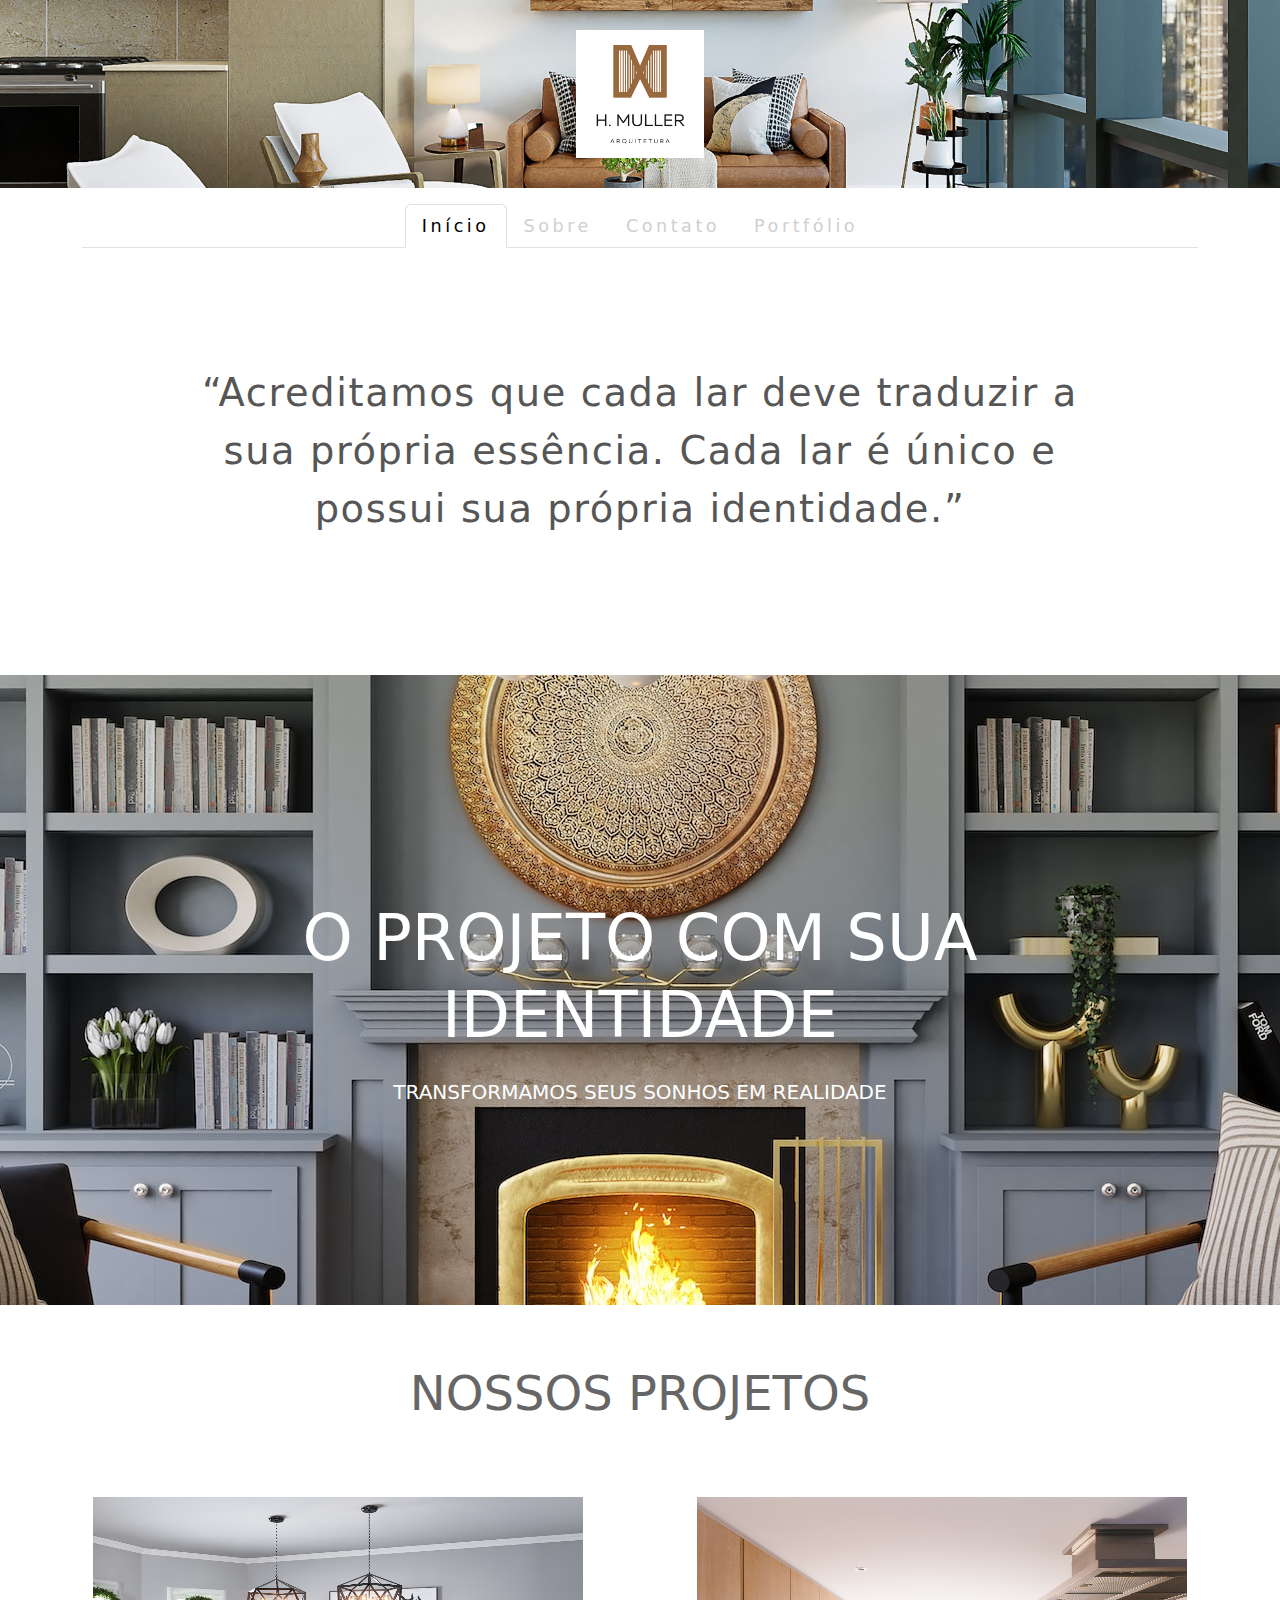
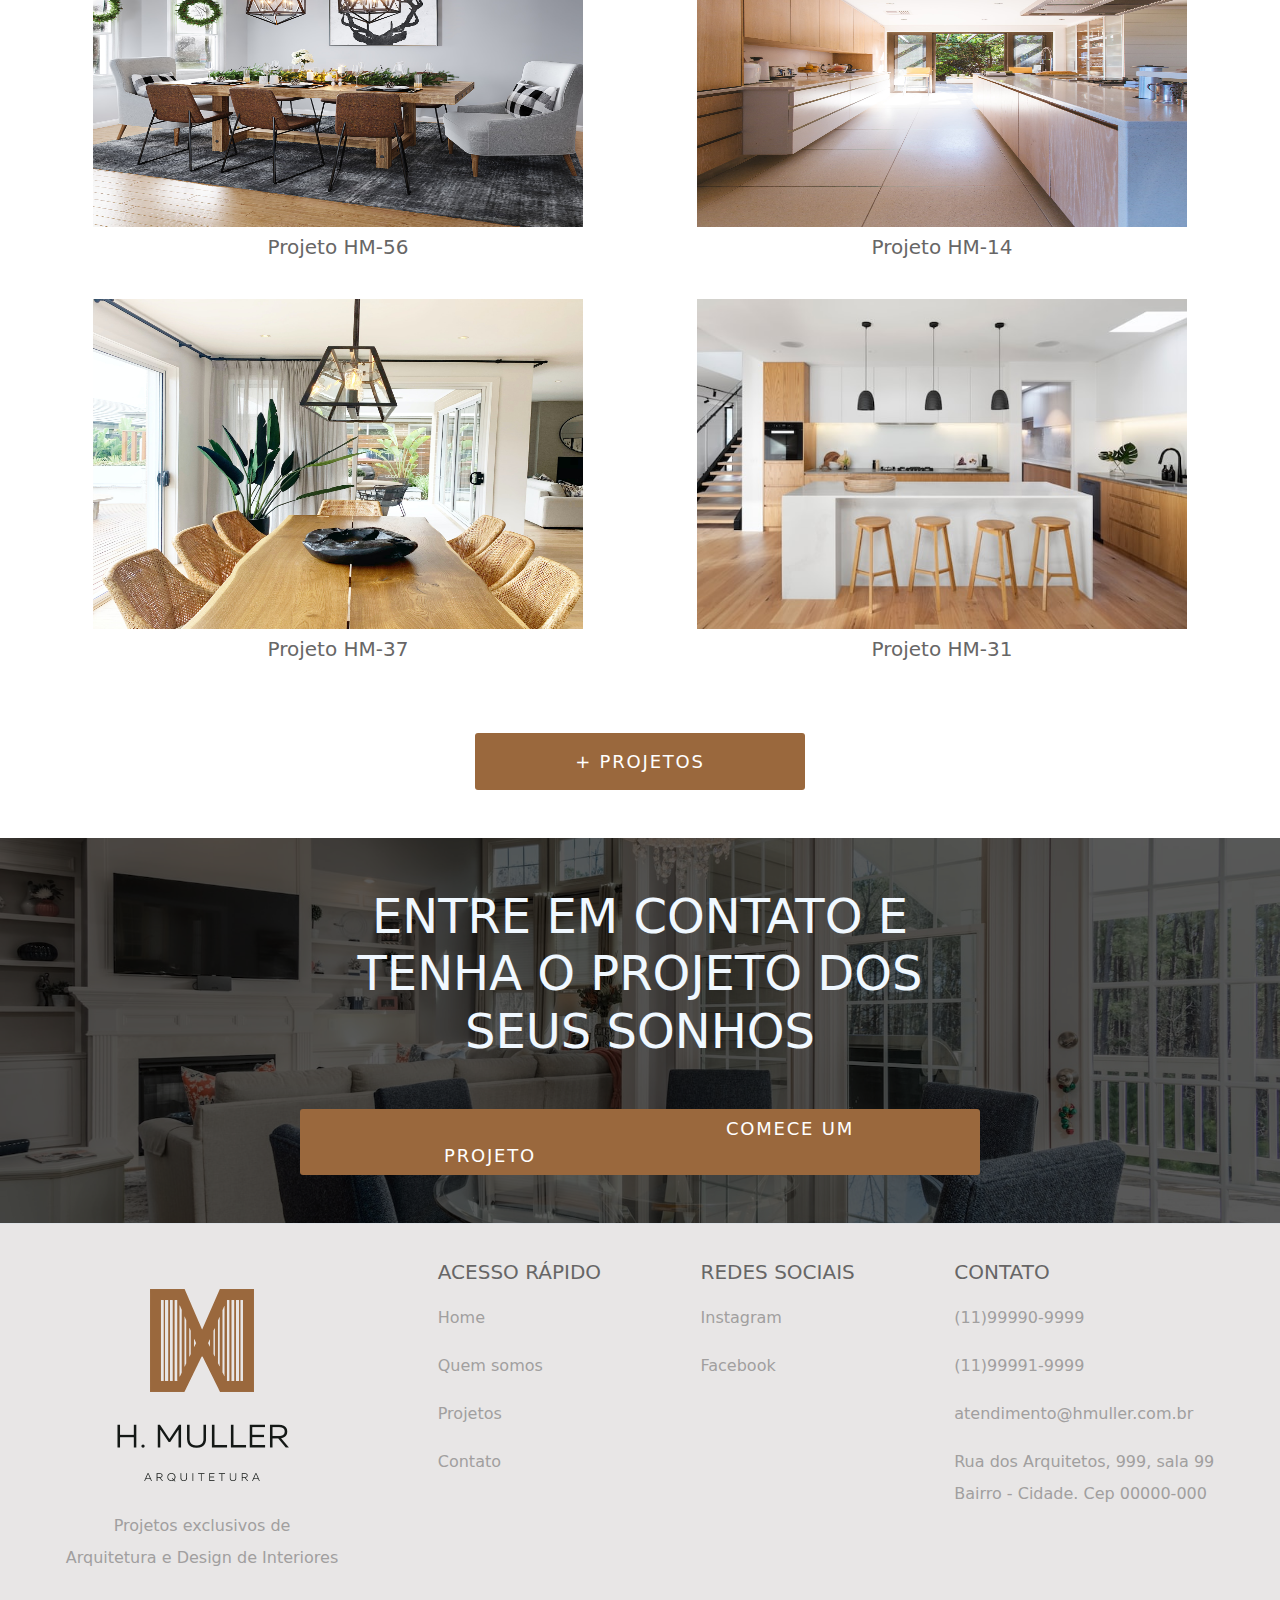
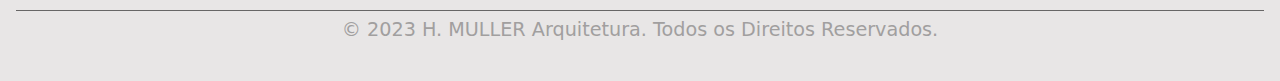
<file: index.html>
<!DOCTYPE html>
<html lang="pt-BR">
  <head>
    <meta charset="UTF-8" />
    <meta http-equiv="X-UA-Compatible" content="IE=edge" />
    <meta name="viewport" content="width=device-width, initial-scale=1.0" />
    <title>H. Muller - Arquitetura</title>
    <link
      rel="stylesheet"
      href="https://cdn.jsdelivr.net/npm/bootstrap@5.3.0-alpha1/dist/css/bootstrap.min.css"
    />
    <link rel="stylesheet" href="./assets/css/main.css" />
  </head>
  <body>
    <div class="my-bg-photo text-center p-0 m-0">
      <img src="/assets/images/logo.png" alt="logo" />
    </div>

    <div class="container my-custom-container pt-3">
      <nav class="mb-3">
        <ul class="nav nav-tabs justify-content-center">
          <li class="nav-item">
            <a class="nav-link active" href="index.html">Início</a>
          </li>
          <li class="nav-item">
            <a class="nav-link" href="about.html">Sobre</a>
          </li>
          <li class="nav-item">
            <a class="nav-link" href="contact.html">Contato</a>
          </li>
          <li class="nav-item">
            <a class="nav-link" href="portfolio.html">Portfólio</a>
          </li>
        </ul>
      </nav>
    </div>
    <div class="container text-center quote">
      <h4 class="display-5">
        “Acreditamos que cada lar deve traduzir a sua própria essência. Cada lar
        é único e possui sua própria identidade.”
      </h4>
    </div>
    <div class="home-img text-center p-0 m-0">
      <h2 class="display-3">O projeto com sua identidade</h2>
      <p>transformamos seus sonhos em realidade</p>
    </div>

    <div class="meet-projects text-center p-0 m-0">
      <h2 class="display-5">Nossos projetos</h2>
    </div>

    <div class="row text-center p-5">
      <div class="port-img col-lg-6 col-md-6 col-sm-1 g-0 p-3">
        <a href="/assets/images/hm-56.jpg"
          ><img src="/assets/images/hm-56.jpg" alt="Foto Sala de Jantar" />
          <h5 class="pt-2">Projeto HM-56</h5>
        </a>
      </div>

      <div class="port-img col-lg-6 col-md-6 col-sm-1 g-0 p-3">
        <a href="/assets/images/hm-14.jpg"
          ><img src="/assets/images/hm-14.jpg" alt="Foto Cozinha" />
          <h5 class="pt-2">Projeto HM-14</h5></a
        >
      </div>

      <div class="port-img col-lg-6 col-md-6 col-sm-1 g-0 p-3">
        <a href="/assets/images/hm-37.jpg"
          ><img src="/assets/images/hm-37.jpg" alt="Foto Sala de Jantar" />
          <h5 class="pt-2">Projeto HM-37</h5></a
        >
      </div>

      <div class="port-img col-lg-6 col-md-6 col-sm-1 g-0 p-3">
        <a href="/assets/images/hm-31.jpg"
          ><img src="/assets/images/hm-31.jpg" alt="Foto Cozinha" />
          <h5 class="pt-2">Projeto HM-31</h5></a
        >
      </div>
    </div>
    <div
      class="button-prod fs-5 text-center align-center justify-content-centerpt-5 pb-5 m-0"
    >
      <button class="text-uppercase" type="button">
        <a href="../portfolio.html">+ Projetos</a>
      </button>
    </div>

    <div class="my-bg-photo-2 m-0 g-0 m-0">
      <h5
        class="display-5 d-flex text-center align-center justify-content-center m-0 pb-0"
      >
        ENTRE EM CONTATO E TENHA O PROJETO DOS SEUS SONHOS
      </h5>
      <div
        class="cta fs-5 text-center align-center justify-content-center pt-5 pb-5 m-0"
      >
        <button class="text-uppercase" type="button">
          <a href="../contact.html" class="m-0">COMECE UM PROJETO</a>
        </button>
      </div>
    </div>
    <footer class="border-top p-3 text-white">
      <div class="footer-copy d-flex justify-content-around">
        <div class="footer-single text-center">
          <img src="/assets/images/logo-removebg.png" alt="logo" />
          <p>
            Projetos exclusivos de <br />
            Arquitetura e Design de Interiores
          </p>
        </div>

        <div class="footer-single d-flex flex-column">
          <h5 class="text-uppercase">ACESSO RÁPIDO</h5>
          <p><a href="index.html">Home</a></p>
          <p><a href="about.html">Quem somos</a></p>
          <p><a href="portfolio.html">Projetos</a></p>
          <p><a href="contact.html">Contato</a></p>
        </div>

        <div class="footer-single d-flex flex-column">
          <h5 class="text-uppercase">REDES SOCIAIS</h5>
          <p><a href="#">Instagram</a></p>
          <p><a href="#">Facebook</a></p>
        </div>

        <div class="footer-single d-flex flex-column">
          <h5 class="text-uppercase">CONTATO</h5>
          <p><a href="#">(11)99990-9999</a></p>
          <p><a href="#">(11)99991-9999</a></p>
          <p>
            <a href="mailto:atendimento@hmuller.com.br"
              >atendimento@hmuller.com.br</a
            >
          </p>
          <p>
            <a href="#"
              >Rua dos Arquitetos, 999, sala 99 <br />
              Bairro - Cidade. Cep 00000-000</a
            >
          </p>
        </div>
      </div>
      <div class="footer-rights text-center">
        <p>&copy 2023 H. MULLER Arquitetura. Todos os Direitos Reservados.</p>
      </div>
    </footer>
  </body>
</html>
</file>
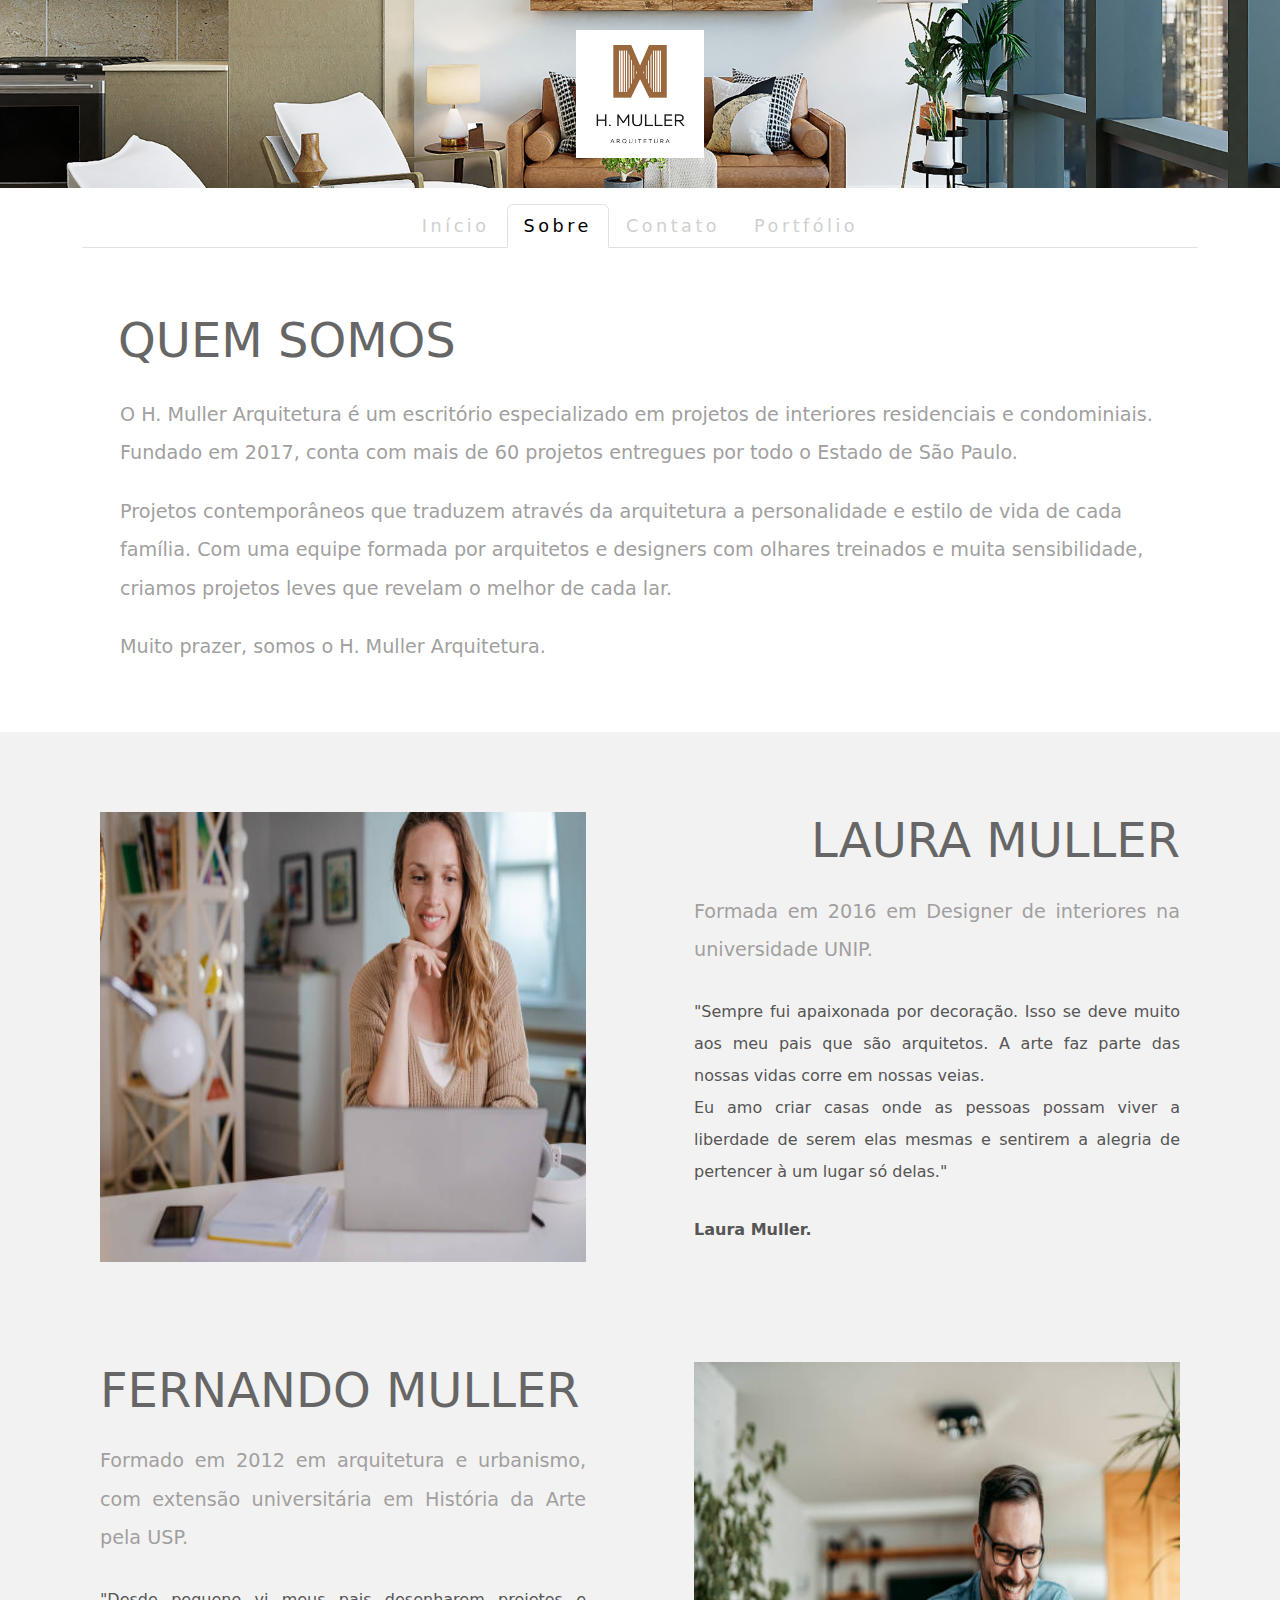
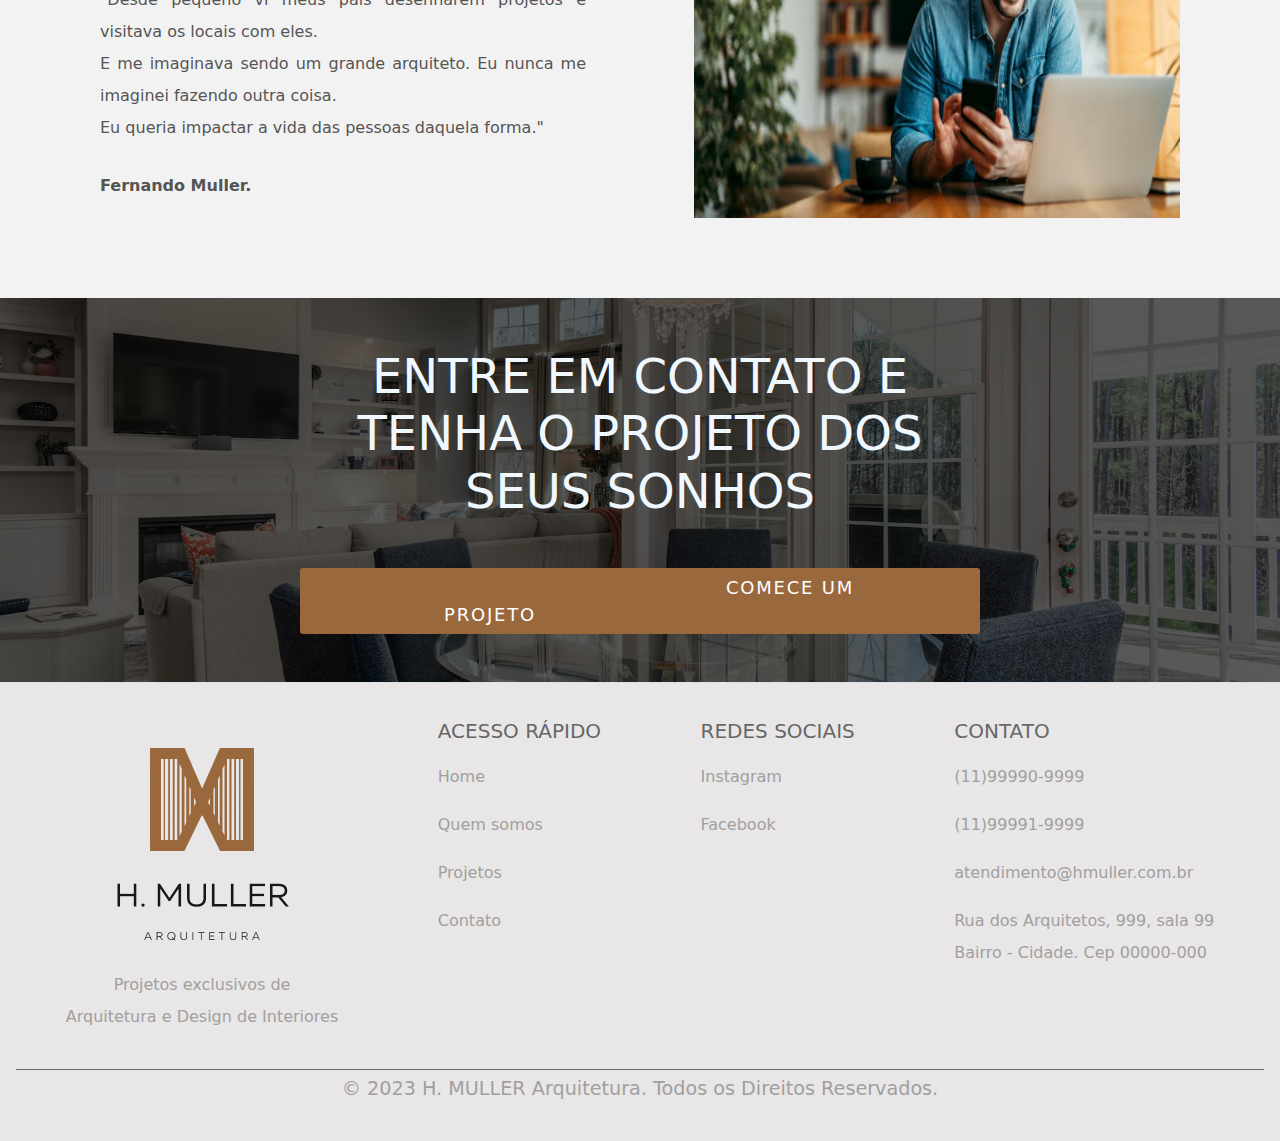
<file: about.html>
<!DOCTYPE html>
<html lang="pt-BR">
  <head>
    <meta charset="UTF-8" />
    <meta http-equiv="X-UA-Compatible" content="IE=edge" />
    <meta name="viewport" content="width=device-width, initial-scale=1.0" />
    <title>H. Muller - Arquitetura</title>
    <link
      rel="stylesheet"
      href="https://cdn.jsdelivr.net/npm/bootstrap@5.3.0-alpha1/dist/css/bootstrap.min.css"
    />
    <link rel="stylesheet" href="./assets/css/main.css" />
  </head>
  <body>
    <div class="my-bg-photo text-center p-0 m-0">
      <img src="/assets/images/logo.png" alt="logo" />
    </div>

    <div class="container my-custom-container pt-3">
      <nav class="mb-3">
        <ul class="nav nav-tabs justify-content-center">
          <li class="nav-item">
            <a class="nav-link" href="index.html">Início</a>
          </li>
          <li class="nav-item">
            <a class="nav-link active" href="about.html">Sobre</a>
          </li>
          <li class="nav-item">
            <a class="nav-link" href="contact.html">Contato</a>
          </li>
          <li class="nav-item">
            <a class="nav-link" href="portfolio.html">Portfólio</a>
          </li>
        </ul>
      </nav>
    </div>

    <div class="container about p-5">
      <h2 class="display-5 pb-3">QUEM SOMOS</h2>
      <p>
        O H. Muller Arquitetura é um escritório especializado em projetos de
        interiores residenciais e condominiais. Fundado em 2017, conta com mais
        de 60 projetos entregues por todo o Estado de São Paulo.
      </p>
      <p>
        Projetos contemporâneos que traduzem através da arquitetura a
        personalidade e estilo de vida de cada família. Com uma equipe formada
        por arquitetos e designers com olhares treinados e muita sensibilidade,
        criamos projetos leves que revelam o melhor de cada lar.
      </p>
      <p>Muito prazer, somos o H. Muller Arquitetura.</p>
    </div>

    <div class="main">
      <div class="container architect">
        <img src="/assets/images/architect-1.jpg" alt="Arquiteta" />
        <div class="architect-profile-1">
          <h2 class="display-5">LAURA MULLER</h2>
          <p>Formada em 2016 em Designer de interiores na universidade UNIP.</p>
          <p class="about-architect">
            "Sempre fui apaixonada por decoração. Isso se deve muito aos meu
            pais que são arquitetos. A arte faz parte das nossas vidas corre em
            nossas veias. <br />
            Eu amo criar casas onde as pessoas possam viver a liberdade de serem
            elas mesmas e sentirem a alegria de pertencer à um lugar só delas."
          </p>
          <p class="about-architect fw-bold">Laura Muller.</p>
        </div>
      </div>
      <div class="container architect">
        <div class="architect-profile-2">
          <h2 class="display-5">FERNANDO MULLER</h2>
          <p>
            Formado em 2012 em arquitetura e urbanismo, com extensão
            universitária em História da Arte pela USP.
          </p>
          <p class="about-architect">
            "Desde pequeno vi meus pais desenharem projetos e visitava os locais
            com eles. <br />
            E me imaginava sendo um grande arquiteto. Eu nunca me imaginei
            fazendo outra coisa. <br />
            Eu queria impactar a vida das pessoas daquela forma."
          </p>
          <p class="about-architect fw-bold">Fernando Muller.</p>
        </div>
        <img src="/assets//images/architect-2.jpg" alt="Arquiteta" />
      </div>
    </div>

    <div class="my-bg-photo-2 m-0 g-0 m-0">
      <h5
        class="display-5 d-flex text-center align-center justify-content-center m-0 pb-0"
      >
        ENTRE EM CONTATO E TENHA O PROJETO DOS SEUS SONHOS
      </h5>
      <div
        class="cta fs-5 text-center align-center justify-content-center pt-5 pb-5 m-0"
      >
        <button type="button">
          <a href="/contact.html" class="m-0">COMECE UM PROJETO</a>
        </button>
      </div>
    </div>
    <footer class="border-top p-3 text-white">
      <div class="footer-copy d-flex justify-content-around">
        <div class="footer-single text-center">
          <img src="/assets/images/logo-removebg.png" alt="logo" />
          <p>
            Projetos exclusivos de <br />
            Arquitetura e Design de Interiores
          </p>
        </div>

        <div class="footer-single d-flex flex-column">
          <h5 class="text-uppercase">ACESSO RÁPIDO</h5>
          <p><a href="index.html">Home</a></p>
          <p><a href="about.html">Quem somos</a></p>
          <p><a href="portfolio.html">Projetos</a></p>
          <p><a href="contact.html">Contato</a></p>
        </div>

        <div class="footer-single d-flex flex-column">
          <h5 class="text-uppercase">REDES SOCIAIS</h5>
          <p><a href="#">Instagram</a></p>
          <p><a href="#">Facebook</a></p>
        </div>

        <div class="footer-single d-flex flex-column">
          <h5 class="text-uppercase">CONTATO</h5>
          <p><a href="#">(11)99990-9999</a></p>
          <p><a href="#">(11)99991-9999</a></p>
          <p>
            <a href="mailto:atendimento@hmuller.com.br"
              >atendimento@hmuller.com.br</a
            >
          </p>
          <p>
            <a href="#"
              >Rua dos Arquitetos, 999, sala 99 <br />
              Bairro - Cidade. Cep 00000-000</a
            >
          </p>
        </div>
      </div>
      <div class="footer-rights text-center">
        <p>&copy 2023 H. MULLER Arquitetura. Todos os Direitos Reservados.</p>
      </div>
    </footer>
  </body>
</html>
</file>
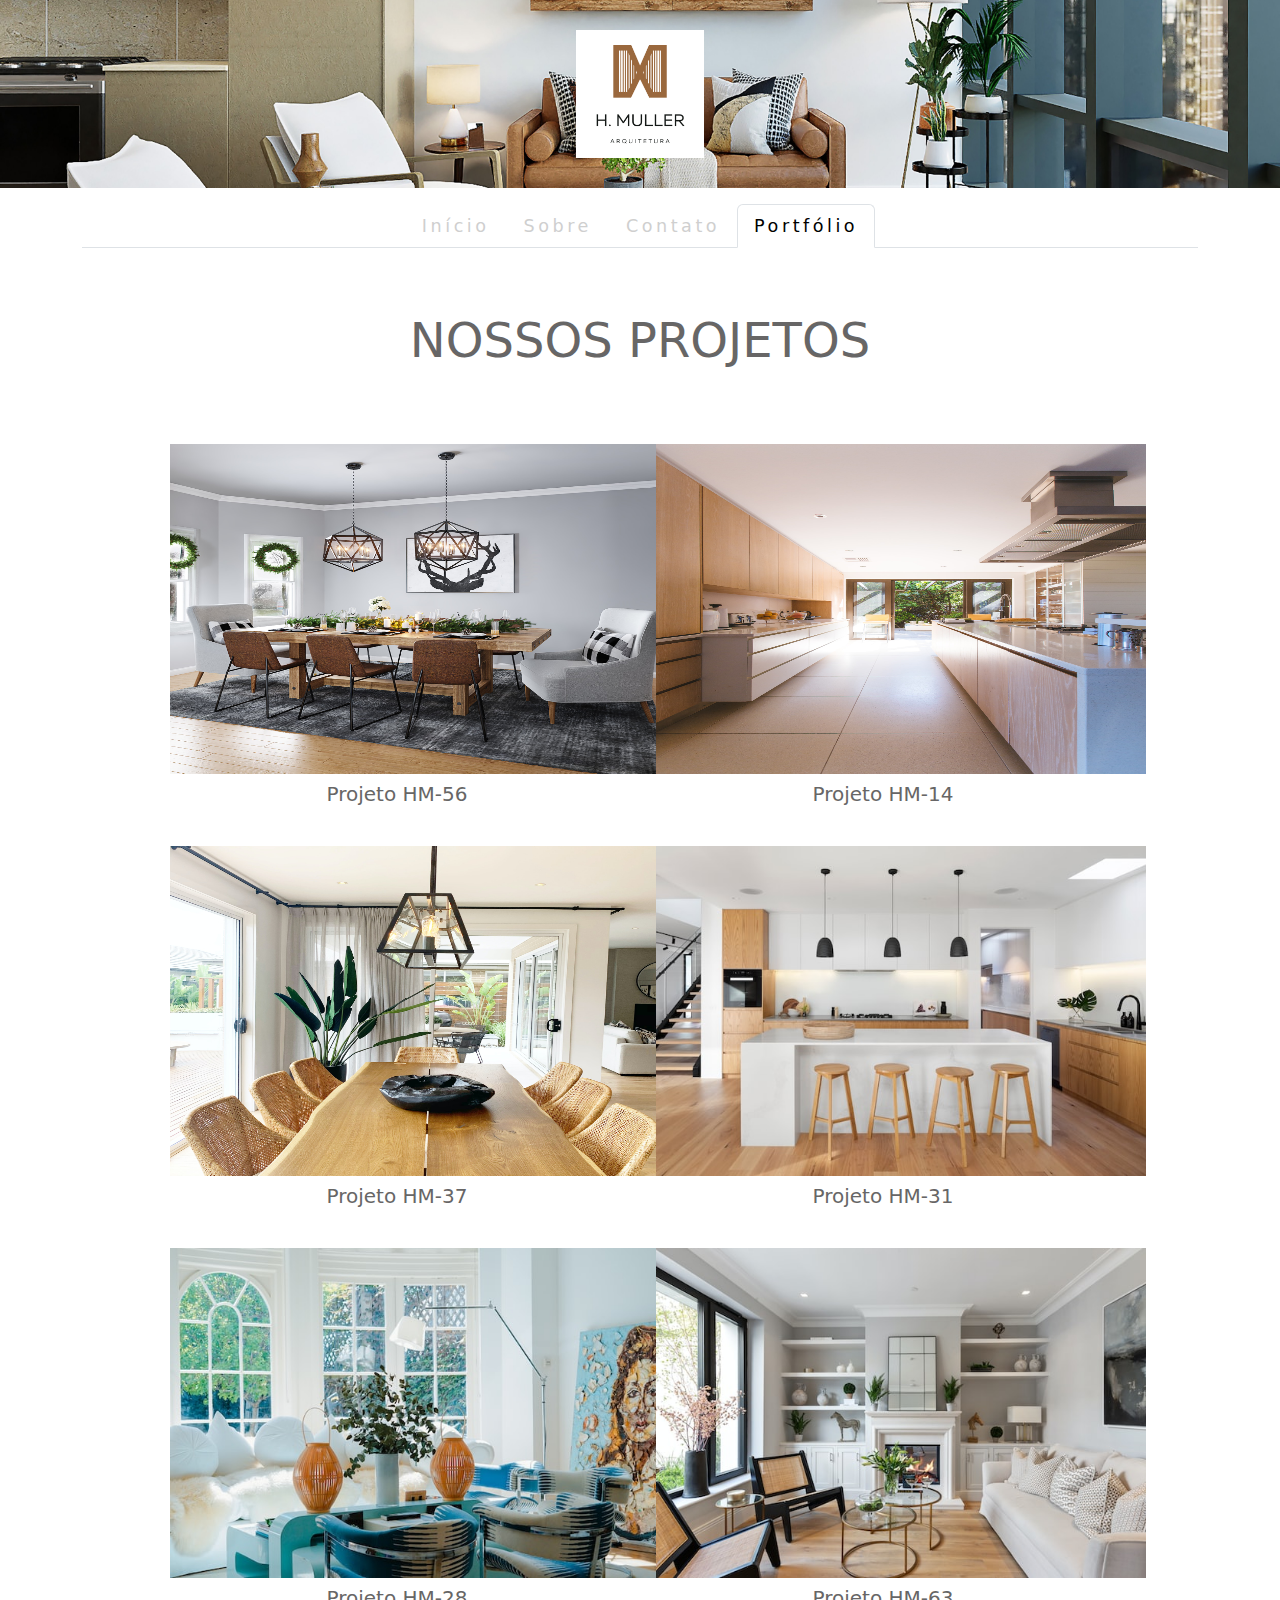
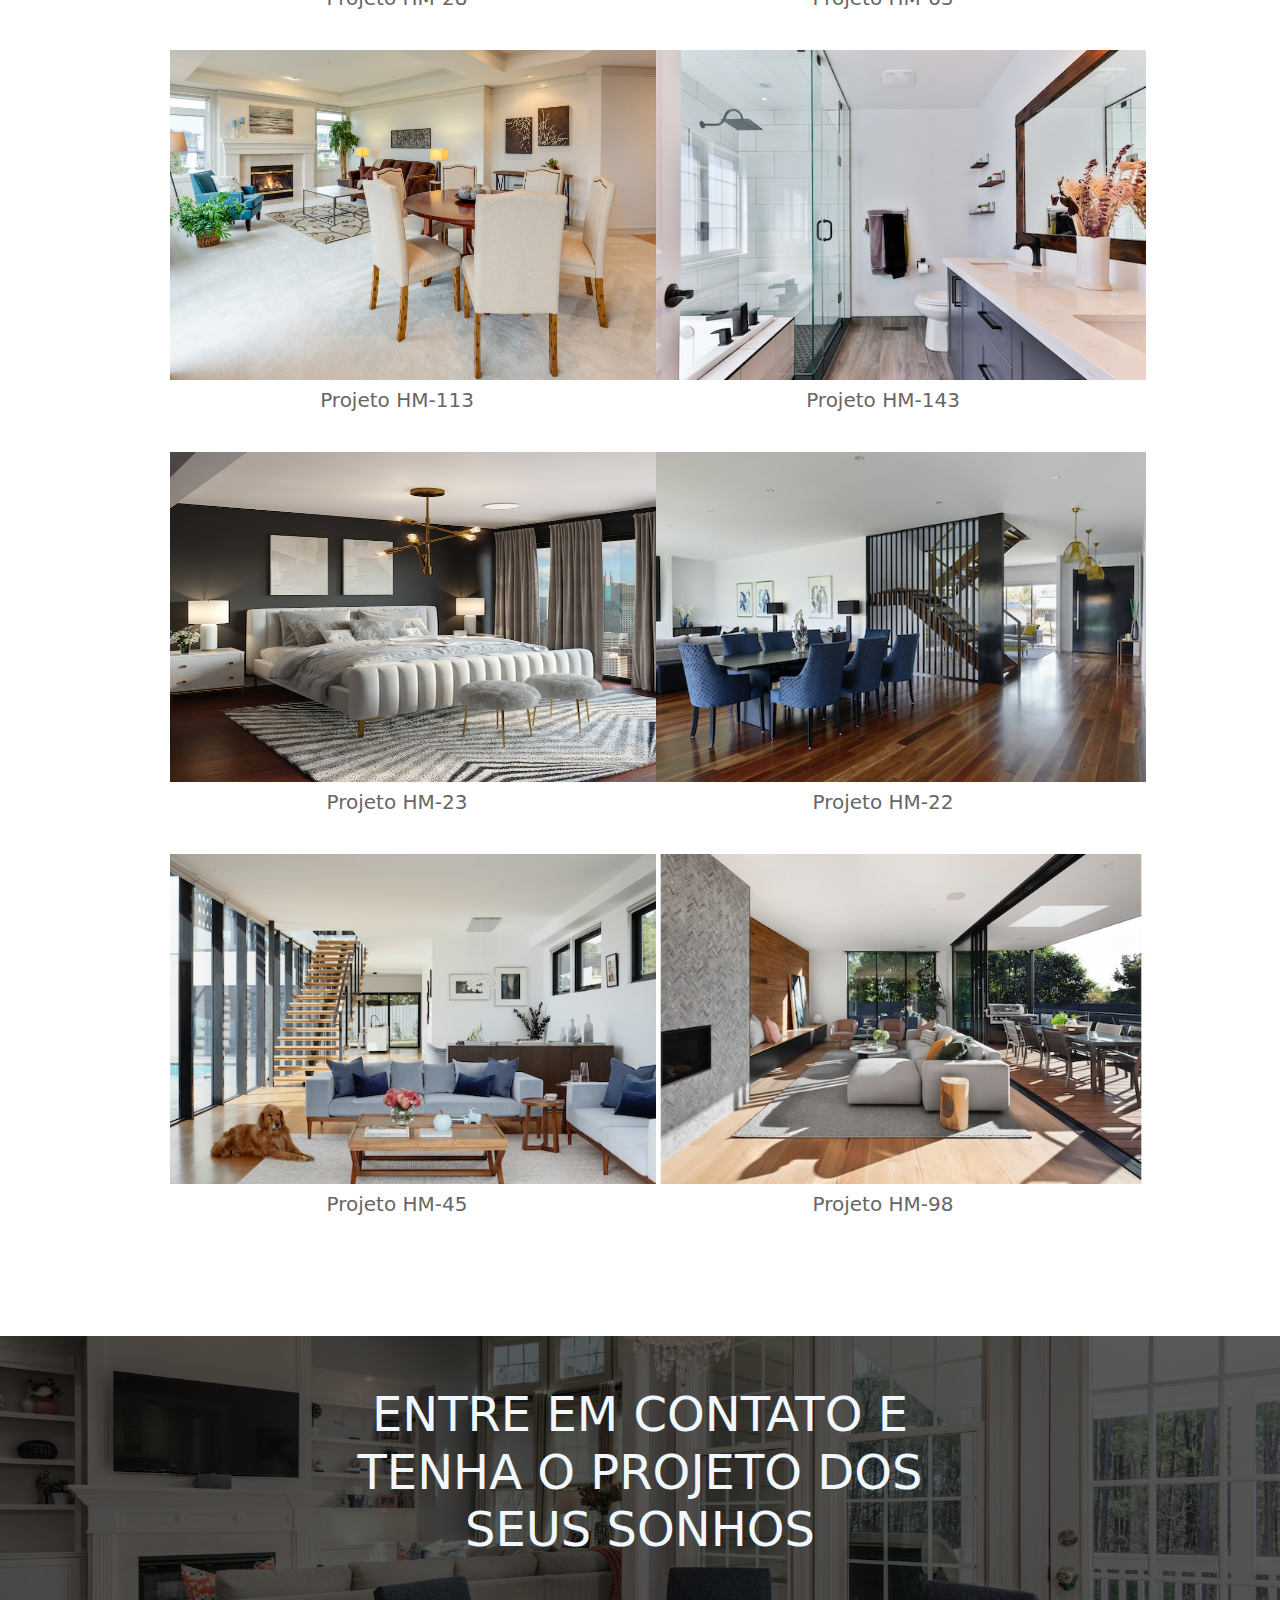
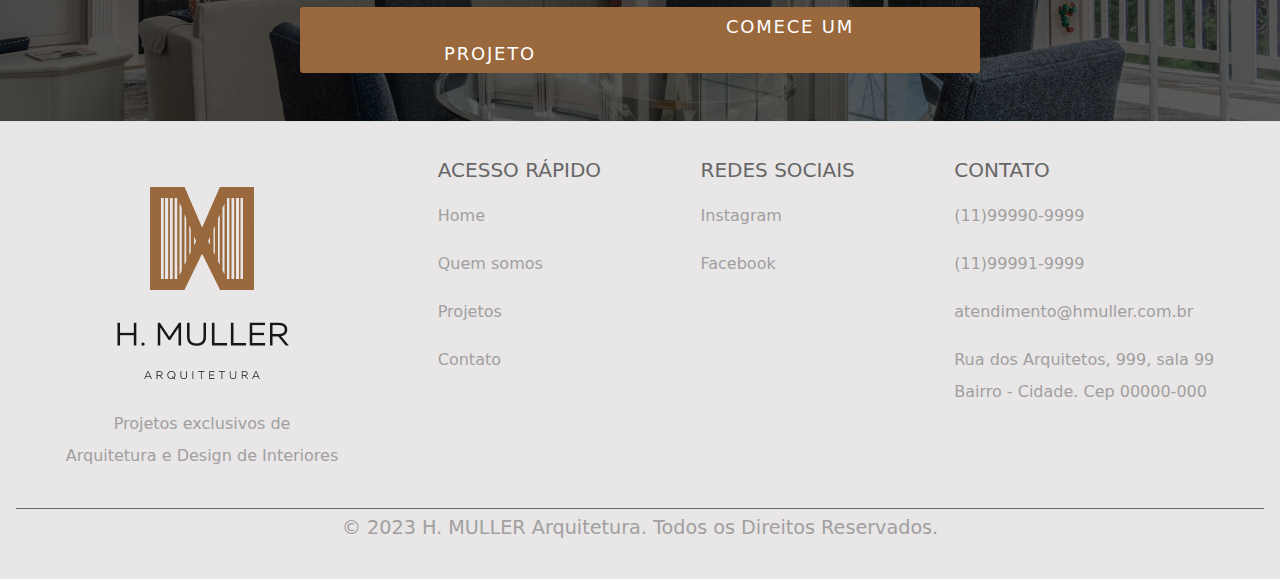
<file: portfolio.html>
<!DOCTYPE html>
<html lang="pt-BR">
  <head>
    <meta charset="UTF-8" />
    <meta http-equiv="X-UA-Compatible" content="IE=edge" />
    <meta name="viewport" content="width=device-width, initial-scale=1.0" />
    <title>H. Muller - Arquitetura</title>
    <link
      rel="stylesheet"
      href="https://cdn.jsdelivr.net/npm/bootstrap@5.3.0-alpha1/dist/css/bootstrap.min.css"
    />
    <link rel="stylesheet" href="./assets/css/main.css" />
  </head>
  <body>
    <div class="my-bg-photo text-center p-0 m-0">
      <img src="/assets/images/logo.png" alt="logo" />
    </div>

    <div class="container my-custom-container pt-3">
      <nav class="mb-3">
        <ul class="nav nav-tabs justify-content-center">
          <li class="nav-item">
            <a class="nav-link" href="index.html">Início</a>
          </li>
          <li class="nav-item">
            <a class="nav-link" href="about.html">Sobre</a>
          </li>
          <li class="nav-item">
            <a class="nav-link" href="contact.html">Contato</a>
          </li>
          <li class="nav-item">
            <a class="nav-link active" href="portfolio.html">Portfólio</a>
          </li>
        </ul>
      </nav>
    </div>

    <div class="container text-center p-5">
      <h2 class="display-5">NOSSOS PROJETOS</h2>
      <div class="row p-5">
        <div class="port-img col-lg-6 col-md-6 col-sm-1 g-0 p-3">
          <a href="/assets/images/hm-56.jpg"
            ><img src="/assets/images/hm-56.jpg" alt="Foto Sala de Jantar" />
            <h5 class="pt-2">Projeto HM-56</h5>
          </a>
        </div>

        <div class="port-img col-lg-6 col-md-6 col-sm-1 g-0 p-3">
          <a href="/assets/images/hm-14.jpg"
            ><img src="/assets/images/hm-14.jpg" alt="Foto Cozinha" />
            <h5 class="pt-2">Projeto HM-14</h5></a
          >
        </div>

        <div class="port-img col-lg-6 col-md-6 col-sm-1 g-0 p-3">
          <a href="/assets/images/hm-37.jpg"
            ><img src="/assets/images/hm-37.jpg" alt="Foto Sala de Jantar" />
            <h5 class="pt-2">Projeto HM-37</h5></a
          >
        </div>

        <div class="port-img col-lg-6 col-md-6 col-sm-1 g-0 p-3">
          <a href="/assets/images/hm-31.jpg"
            ><img src="/assets/images/hm-31.jpg" alt="Foto Cozinha" />
            <h5 class="pt-2">Projeto HM-31</h5></a
          >
        </div>

        <div class="port-img col-lg-6 col-md-6 col-sm-1 g-0 p-3">
          <a href="/assets/images/hm-28.jpg"
            ><img src="/assets/images/hm-28.jpg" alt="Foto Sala de Estar" />
            <h5 class="pt-2">Projeto HM-28</h5></a
          >
        </div>

        <div class="port-img col-lg-6 col-md-6 col-sm-1 g-0 p-3">
          <a href="/assets/images/hm-63.jpg"
            ><img src="/assets/images/hm-63.jpg" alt="foto Sala de Estar" />
            <h5 class="pt-2">Projeto HM-63</h5></a
          >
        </div>

        <div class="port-img col-lg-6 col-md-6 col-sm-1 g-0 p-3">
          <a href="/assets/images/hm-113.jpg"
            ><img src="/assets/images/hm-113.jpg" alt="Foto Sala de Jantar" />
            <h5 class="pt-2">Projeto HM-113</h5></a
          >
        </div>

        <div class="port-img col-lg-6 col-md-6 col-sm-1 g-0 p-3">
          <a href="/assets/images/hm-143.jpg"
            ><img src="/assets/images/hm-143.jpg" alt="Foto Banheiro" />
            <h5 class="pt-2">Projeto HM-143</h5></a
          >
        </div>

        <div class="port-img col-lg-6 col-md-6 col-sm-1 g-0 p-3">
          <a href="/assets/images/hm-23.jpg"
            ><img src="/assets/images/hm-23.jpg" alt="Foto Quarto" />
            <h5 class="pt-2">Projeto HM-23</h5></a
          >
        </div>

        <div class="port-img col-lg-6 col-md-6 col-sm-1 g-0 p-3">
          <a href="/assets/images/hm-22.jpg"
            ><img src="/assets/images/hm-22.jpg" alt="Foto Sala de Jantar" />
            <h5 class="pt-2">Projeto HM-22</h5></a
          >
        </div>

        <div class="port-img col-lg-6 col-md-6 col-sm-1 g-0 p-3">
          <a href="images/hm-45.jpg"
            ><img src="/assets/images/hm-45.jpg" alt="Foto Sala de Estar" />
            <h5 class="pt-2">Projeto HM-45</h5></a
          >
        </div>

        <div class="port-img col-lg-6 col-md-6 col-sm-1 g-0 p-3">
          <a href="/assets/images/hm-98.jpg"
            ><img src="/assets/images/hm-98.jpg" alt="Foto Sala de Estar" />
            <h5 class="pt-2">Projeto HM-98</h5></a
          >
        </div>
      </div>
    </div>
    <div class="my-bg-photo-2 m-0 g-0 m-0">
      <h5
        class="display-5 d-flex text-center align-center justify-content-center m-0 pb-0"
      >
        ENTRE EM CONTATO E TENHA O PROJETO DOS SEUS SONHOS
      </h5>
      <div
        class="cta fs-5 text-center align-center justify-content-center pt-5 pb-5 m-0"
      >
        <button type="button">
          <a href="/contact.html" class="m-0">COMECE UM PROJETO</a>
        </button>
      </div>
    </div>

    <footer class="border-top p-3 text-white">
      <div class="footer-copy d-flex justify-content-around">
        <div class="footer-single text-center">
          <img src="/assets/images/logo-removebg.png" alt="logo" />
          <p>
            Projetos exclusivos de <br />
            Arquitetura e Design de Interiores
          </p>
        </div>

        <div class="footer-single d-flex flex-column">
          <h5 class="text-uppercase">ACESSO RÁPIDO</h5>
          <p><a href="index.html">Home</a></p>
          <p><a href="about.html">Quem somos</a></p>
          <p><a href="portfolio.html">Projetos</a></p>
          <p><a href="contact.html">Contato</a></p>
        </div>

        <div class="footer-single d-flex flex-column">
          <h5 class="text-uppercase">REDES SOCIAIS</h5>
          <p><a href="#">Instagram</a></p>
          <p><a href="#">Facebook</a></p>
        </div>

        <div class="footer-single d-flex flex-column">
          <h5 class="text-uppercase">CONTATO</h5>
          <p><a href="#">(11)99990-9999</a></p>
          <p><a href="#">(11)99991-9999</a></p>
          <p>
            <a href="mailto:atendimento@hmuller.com.br"
              >atendimento@hmuller.com.br</a
            >
          </p>
          <p>
            <a href="#"
              >Rua dos Arquitetos, 999, sala 99 <br />
              Bairro - Cidade. Cep 00000-000</a
            >
          </p>
        </div>
      </div>
      <div class="footer-rights text-center">
        <p>&copy 2023 H. MULLER Arquitetura. Todos os Direitos Reservados.</p>
      </div>
    </footer>
  </body>
</html>
</file>
<file: assets/css/main.css>
/* ----GENERAL----- */

* {
  padding: 0;
  margin: 0;
  box-sizing: border-box;
}

body {
  overflow-x: hidden;
}

h2 {
  color: #676666;
  padding-bottom: 2px;
  text-transform: uppercase;
}

p {
  font-size: 1.2em;
  line-height: 2em;
  color: #a19f9f;
}

/* HEADER / NAV */

.nav li {
  font-size: 1.1em;
  letter-spacing: 0.2em;
}

.img-logo {
  width: 100%;
  height: 25vh;
}

.my-bg-photo {
  background: url("/assets/images/bg-photo.jpg") no-repeat;
  background-size: cover;
  background-position: center center;
  position: relative;
}

.my-bg-photo * {
  position: relative;
  z-index: 10;
  width: 10%;
  margin: 30px 0;
}

.nav a:hover {
  color: black;
  transition: 1s;
}

.nav-item a {
  color: #cfcfcf;
}
/* HEADER / NAV */
/* CTA */

.my-bg-photo-2 {
  background: url("/assets/images/bg-photo-2.jpg") no-repeat;
  background-size: cover;
  background-position: center center;
  position: relative;
}

.my-bg-photo-2 * {
  position: relative;
  z-index: 2;
  width: 100%;
  padding: 50px 300px;
  color: aliceblue;
}

.my-bg-photo-2:before {
  content: " ";
  position: absolute;
  z-index: 1;
  top: 0;
  bottom: 0;
  left: 0;
  right: 0;
  background-color: #000;
  opacity: 0.65;
}

.cta button {
  padding: 6px 0;
  background-color: #9a683d;
  border: none;
  border-radius: 3px;
  letter-spacing: 0.1em;
  font-size: 0.9em;
}

.cta button:hover {
  background-color: #a67d59;
  transition: ease-in-out 1s;
}

.cta button a {
  text-decoration: none;
  color: #fff;
}

/* CTA */

/* -----GENERAL------ */

/* HOME PAGE*/

.quote {
  padding: 100px 0 130px 0;
  width: 70%;
}

.quote h4 {
  color: #565656;
  font-size: 2.4em;
  line-height: 1.5em;
  letter-spacing: 0.1rem;
}

.img-home img {
  height: 25vh;
}

.home-img {
  background-image: url("/assets/images/hm-02.jpg");
  background-repeat: no-repeat;
  background-position: center;
  width: 100%;
  height: 70vh;
}
.home-img h2 {
  padding: 25vh 300px 0 300px;

  color: #fff;
}

.home-img p {
  color: #fff;
  font-size: 20px;
  padding: 10px;
  text-transform: uppercase;
}
.meet-projects h2 {
  padding-top: 60px;
}

.button-prod button {
  padding: 15px 100px;
  background-color: #9a683d;
  border: none;
  border-radius: 3px;
  letter-spacing: 0.1em;
  font-size: 0.9em;
}

.button-prod button:hover {
  background-color: #a67d59;
  transition: ease-in-out 1s;
}

.button-prod button a {
  text-decoration: none;
  color: #fff;
}

/* HOME PAGE */
/* ABOUT */

.about p {
  padding: 2px;
}

.main {
  padding-bottom: 70px;
}

.architect {
  padding: 50px 30px;
  display: flex;
  justify-content: space-between;
}

.architect img {
  width: 45%;
}

.architect-profile-1 {
  width: 45%;
  text-align: end;
}

.architect-profile-2 {
  width: 45%;
}

.architect p {
  text-align: justify;
}

.architect h2 {
  padding-bottom: 15px;
}

.about-architect {
  font-size: 1em;
  color: #555555;
  padding-top: 10px;
}

.main {
  background-color: #f3f2f2;
  padding: 30px 0;
}

/* ABOUT */

/* PORTFOLIO PAGE*/

.port-img a {
  color: #676666;
  text-decoration: none;
}

.port-img a:hover {
  color: #000;
}

.port-img img {
  width: 490px;
  height: 330px;
}

.port-img img {
  transition: all 0.33s ease-out;
}

.port-img img:hover {
  transform: scale(1.06);
}

/* PORTFOLIO PAGE */

/* CONTACT */

.main-contact {
  display: grid;
  grid-template-columns: repeat(2, 50%);
  padding-bottom: 40px;
}

.main-contact h2 {
  padding-bottom: 20px;
}

.main-contact p {
  padding-bottom: 30px;
  line-height: 1.1em;
}

.form-contact,
.desk {
  width: 100%;
  padding: 40px;
}

.form-contact input,
.form-contact textarea {
  padding: 10px;
  background-color: #edebeb;
  border: none;
  outline: none;
}

.form-contact label {
  letter-spacing: 0.3px;
  color: #676666;
  padding: 6px 0 3px 0;
}

.contact-email,
.contact-name,
.contact-tel {
  margin-bottom: 10px;
}

.contact-mensagem {
  margin-bottom: 30px;
}

.form-contact button {
  background-color: #9a683d;
  border: none;
  color: #fff;
  padding: 10px 210px;
  font-size: 1em;
}

textarea {
  resize: none;
}

.desk a {
  color: #a19f9f;
  padding-bottom: 25px;
  font-size: 1.2em;
  text-decoration: none;
}

.desk a:hover {
  color: #a67d59;
}

.map-responsive {
  overflow: hidden;

  padding-bottom: 65.25%;

  position: relative;

  height: 0;
}

.map-responsive iframe {
  left: 0;

  top: 0;

  height: 100%;

  width: 100%;

  position: absolute;
}

.error {
  margin-top: 0;
  font-weight: bold;
}

/* CONTACT */

/* FOOTER */

footer {
  color: #333333;
  background-color: #e8e6e6;
}

.footer-copy {
  padding: 20px 0;
}

.footer-single img {
  width: 250px;
}

.footer-single h5 {
  color: #676666;
  font-weight: 100;
  padding-bottom: 10px;
}

.footer-single p {
  font-size: 1em;
}

.footer-single a {
  text-decoration: none;
  color: #a19f9f;
}

.footer-single a:hover {
  color: #a67d59;
}

.footer-rights {
  border-top: 1px solid #676666;
}
/* FOOTER */
</file>
